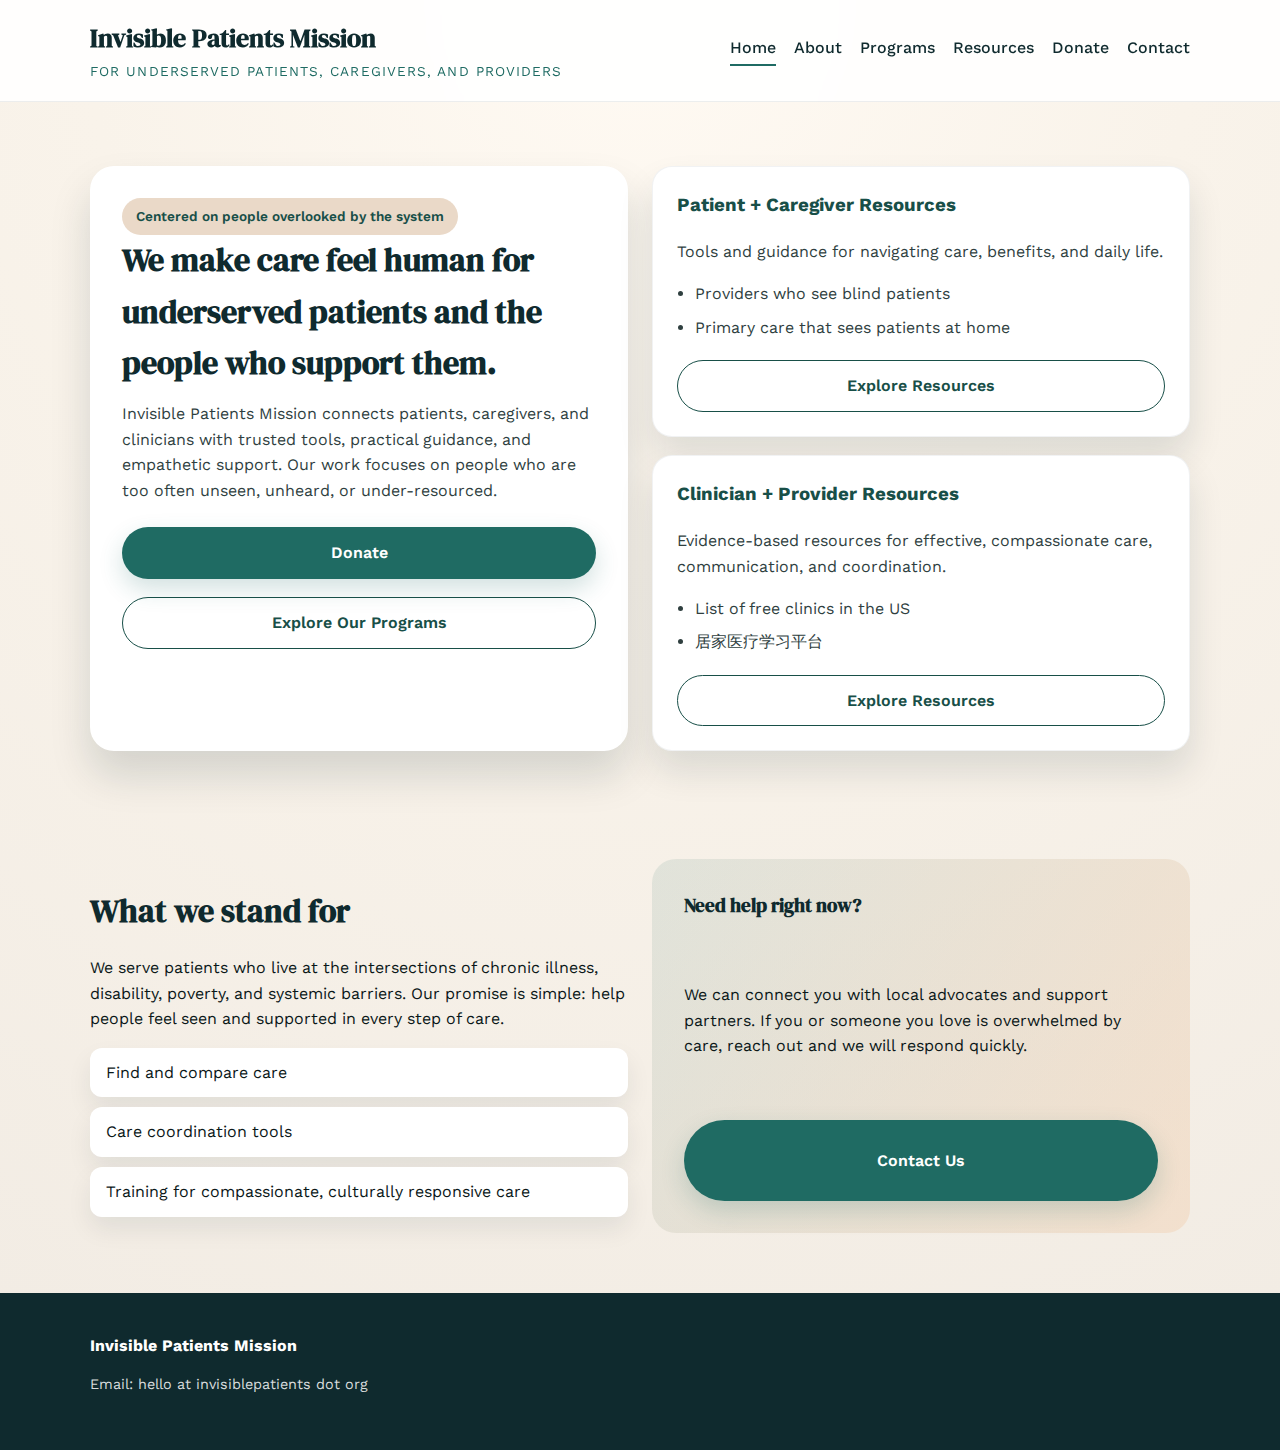
<file: index.html>
<!DOCTYPE html>
<html lang="en">
  <head>
    <meta charset="UTF-8" />
    <meta name="viewport" content="width=device-width, initial-scale=1.0" />
    <title>Invisible Patients Mission</title>
    <link rel="stylesheet" href="assets/styles.css" />
  </head>
  <body>
    <header>
      <div class="container nav">
        <div class="brand">
          <a href="index.html"><strong>Invisible Patients Mission</strong></a>
          <span>For underserved patients, caregivers, and providers</span>
        </div>
        <button class="nav-toggle" type="button" aria-expanded="false" aria-controls="site-nav">
          Menu
        </button>
        <nav id="site-nav" class="nav-links">
          <a href="index.html" data-nav>Home</a>
          <a href="about.html" data-nav>About</a>
          <a href="programs.html" data-nav>Programs</a>
          <a href="resources.html" data-nav>Resources</a>
          <a href="donate.html" data-nav>Donate</a>
          <a href="contact.html" data-nav>Contact</a>
        </nav>
      </div>
    </header>

    <main>
      <section class="hero container">
        <div class="hero-card">
          <div class="badge">Centered on people overlooked by the system</div>
          <h1>We make care feel human for underserved patients and the people who support them.</h1>
          <p>
            Invisible Patients Mission connects patients, caregivers, and clinicians with trusted tools, practical
            guidance, and empathetic support. Our work focuses on people who are too often unseen, unheard, or
            under-resourced.
          </p>
          <div class="hero-rail">
            <a href="donate.html" class="button">Donate</a>
            <a href="programs.html" class="button outline">Explore Our Programs</a>
          </div>
        </div>
        <div class="hero-rail">
          <div class="card">
            <h3>Patient + Caregiver Resources</h3>
            <p>Tools and guidance for navigating care, benefits, and daily life.</p>
            <ul class="compact-list">
              <li>Providers who see blind patients</li>
              <li>Primary care that sees patients at home</li>
            </ul>
            <a href="resources.html" class="button outline">Explore Resources</a>
          </div>
          <div class="card">
            <h3>Clinician + Provider Resources</h3>
            <p>Evidence-based resources for effective, compassionate care, communication, and coordination.</p>
            <ul class="compact-list">
              <li>List of free clinics in the US</li>
              <li><a href="https://mp.weixin.qq.com/s/dxCf3QqoWGXf7Cjadypxjw">居家医疗学习平台</a></li>
            </ul>
            <a href="resources.html" class="button outline">Explore Resources</a>
          </div>
        </div>
      </section>

      <section class="section">
        <div class="container split">
          <div>
            <h2>What we stand for</h2>
            <p>
              We serve patients who live at the intersections of chronic illness, disability, poverty, and systemic
              barriers. Our promise is simple: help people feel seen and supported in every step of care.
            </p>
            <ul class="list">
              <li>Find and compare care</li>
              <li>Care coordination tools</li>
              <li>Training for compassionate, culturally responsive care</li>
            </ul>
          </div>
          <div class="callout">
            <h3>Need help right now?</h3>
            <p>
              We can connect you with local advocates and support partners. If you or someone you love is overwhelmed by
              care, reach out and we will respond quickly.
            </p>
            <a href="contact.html" class="button">Contact Us</a>
          </div>
        </div>
      </section>

    </main>

    <footer>
      <div class="container split">
        <div>
          <strong>Invisible Patients Mission</strong>
          <p class="small">Email: hello at invisiblepatients dot org</p>
        </div>
      </div>
    </footer>

    <script src="assets/app.js"></script>
  </body>
</html>
</file>
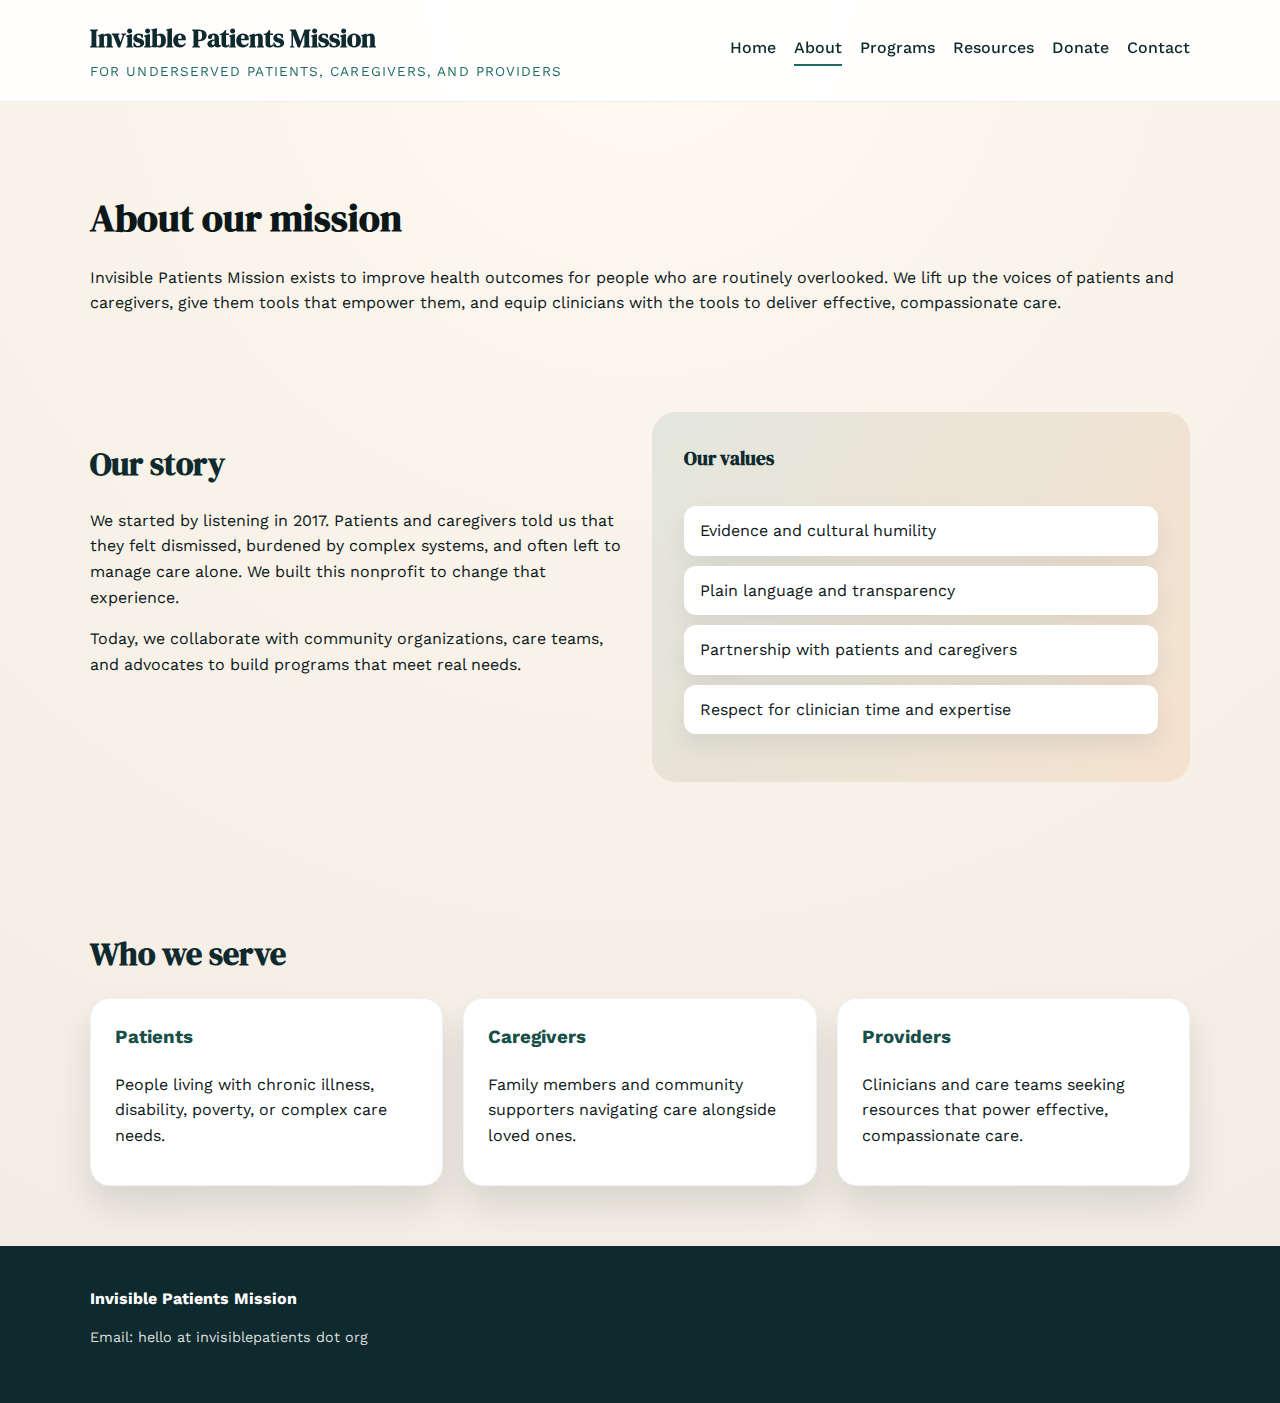
<file: about.html>
<!DOCTYPE html>
<html lang="en">
  <head>
    <meta charset="UTF-8" />
    <meta name="viewport" content="width=device-width, initial-scale=1.0" />
    <title>About | Invisible Patients Mission</title>
    <link rel="stylesheet" href="assets/styles.css" />
  </head>
  <body>
    <header>
      <div class="container nav">
        <div class="brand">
          <a href="index.html"><strong>Invisible Patients Mission</strong></a>
          <span>For underserved patients, caregivers, and providers</span>
        </div>
        <button class="nav-toggle" type="button" aria-expanded="false" aria-controls="site-nav">
          Menu
        </button>
        <nav id="site-nav" class="nav-links">
          <a href="index.html" data-nav>Home</a>
          <a href="about.html" data-nav>About</a>
          <a href="programs.html" data-nav>Programs</a>
          <a href="resources.html" data-nav>Resources</a>
          <a href="donate.html" data-nav>Donate</a>
          <a href="contact.html" data-nav>Contact</a>
        </nav>
      </div>
    </header>

    <main>
      <section class="page-hero container">
        <h1>About our mission</h1>
        <p>
          Invisible Patients Mission exists to improve health outcomes for people who are routinely overlooked. We lift
          up the voices of patients and caregivers, give them tools that empower them, and equip clinicians with the
          tools to deliver effective, compassionate care.
        </p>
      </section>

      <section class="section">
        <div class="container split">
          <div>
            <h2>Our story</h2>
            <p>
              We started by listening in 2017. Patients and caregivers told us that they felt dismissed, burdened by
              complex systems, and often left to manage care alone. We built this nonprofit to change that experience.
            </p>
            <p>
              Today, we collaborate with community organizations, care teams, and advocates to build programs that meet
              real needs.
            </p>
          </div>
          <div class="callout">
            <h3>Our values</h3>
            <ul class="list">
              <li>Evidence and cultural humility</li>
              <li>Plain language and transparency</li>
              <li>Partnership with patients and caregivers</li>
              <li>Respect for clinician time and expertise</li>
            </ul>
          </div>
        </div>
      </section>

      <section class="section">
        <div class="container">
          <h2>Who we serve</h2>
          <div class="card-grid">
            <div class="card">
              <h3>Patients</h3>
              <p>People living with chronic illness, disability, poverty, or complex care needs.</p>
            </div>
            <div class="card">
              <h3>Caregivers</h3>
              <p>Family members and community supporters navigating care alongside loved ones.</p>
            </div>
            <div class="card">
              <h3>Providers</h3>
              <p>Clinicians and care teams seeking resources that power effective, compassionate care.</p>
            </div>
          </div>
        </div>
      </section>
    </main>

    <footer>
      <div class="container split">
        <div>
          <strong>Invisible Patients Mission</strong>
          <p class="small">Email: hello at invisiblepatients dot org</p>
        </div>
      </div>
    </footer>

    <script src="assets/app.js"></script>
  </body>
</html>
</file>
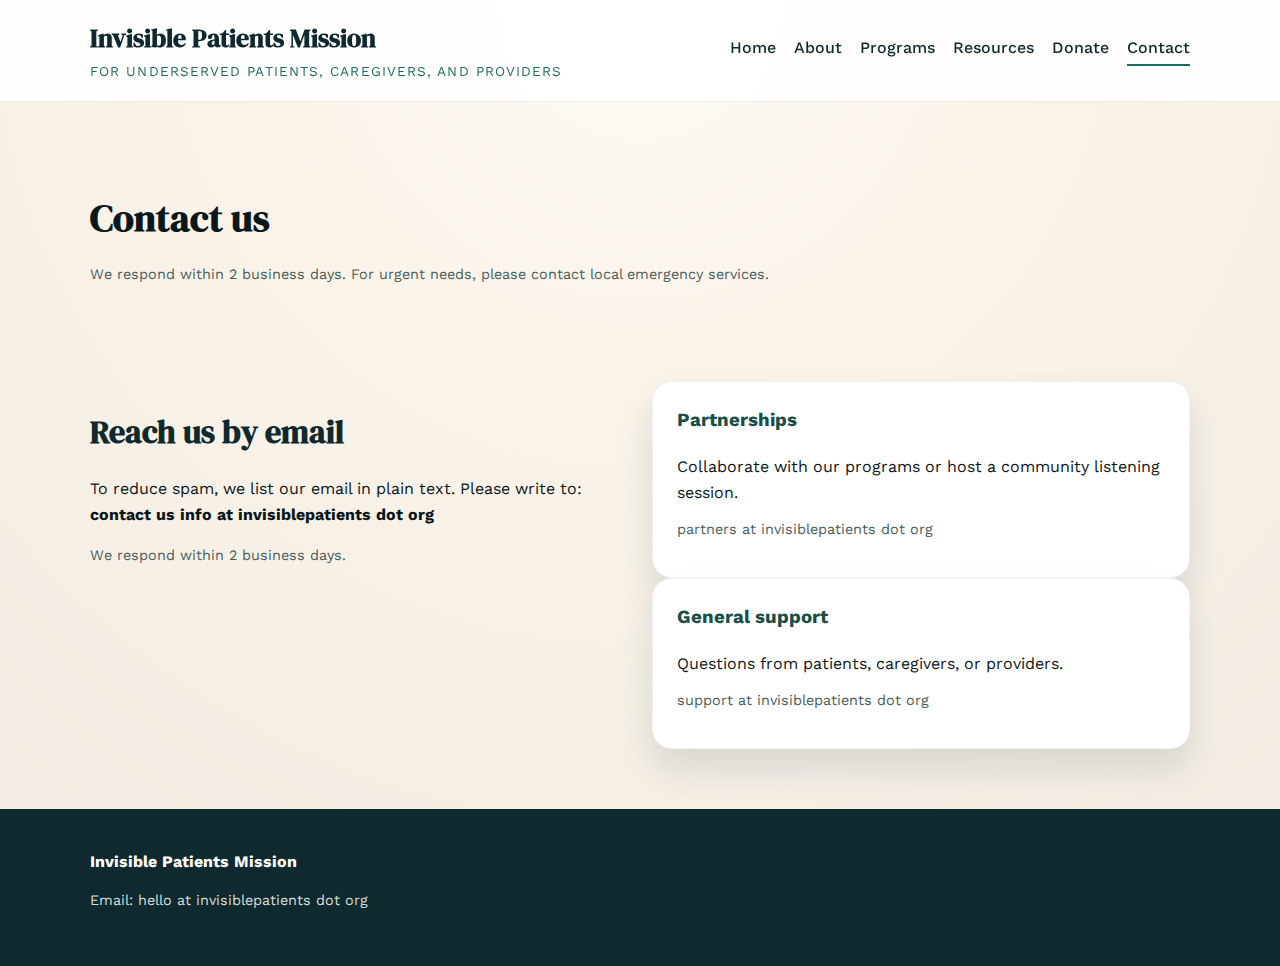
<file: contact.html>
<!DOCTYPE html>
<html lang="en">
  <head>
    <meta charset="UTF-8" />
    <meta name="viewport" content="width=device-width, initial-scale=1.0" />
    <title>Contact | Invisible Patients Mission</title>
    <link rel="stylesheet" href="assets/styles.css" />
  </head>
  <body>
    <header>
      <div class="container nav">
        <div class="brand">
          <a href="index.html"><strong>Invisible Patients Mission</strong></a>
          <span>For underserved patients, caregivers, and providers</span>
        </div>
        <button class="nav-toggle" type="button" aria-expanded="false" aria-controls="site-nav">
          Menu
        </button>
        <nav id="site-nav" class="nav-links">
          <a href="index.html" data-nav>Home</a>
          <a href="about.html" data-nav>About</a>
          <a href="programs.html" data-nav>Programs</a>
          <a href="resources.html" data-nav>Resources</a>
          <a href="donate.html" data-nav>Donate</a>
          <a href="contact.html" data-nav>Contact</a>
        </nav>
      </div>
    </header>

    <main>
      <section class="page-hero container">
        <h1>Contact us</h1>
        <p class="small">We respond within 2 business days. For urgent needs, please contact local emergency services.</p>
      </section>

      <section class="section">
        <div class="container split">
          <div>
            <h2>Reach us by email</h2>
            <p>
              To reduce spam, we list our email in plain text. Please write to:
              <strong>contact us info at invisiblepatients dot org</strong>
            </p>
            <p class="small">We respond within 2 business days.</p>
          </div>
          <div>
            <div class="card">
              <h3>Partnerships</h3>
              <p>Collaborate with our programs or host a community listening session.</p>
              <p class="small">partners at invisiblepatients dot org</p>
            </div>
            <div class="card">
              <h3>General support</h3>
              <p>Questions from patients, caregivers, or providers.</p>
              <p class="small">support at invisiblepatients dot org</p>
            </div>
          </div>
        </div>
      </section>
    </main>

    <footer>
      <div class="container split">
        <div>
          <strong>Invisible Patients Mission</strong>
          <p class="small">Email: hello at invisiblepatients dot org</p>
        </div>
      </div>
    </footer>

    <script src="assets/app.js"></script>
  </body>
</html>
</file>
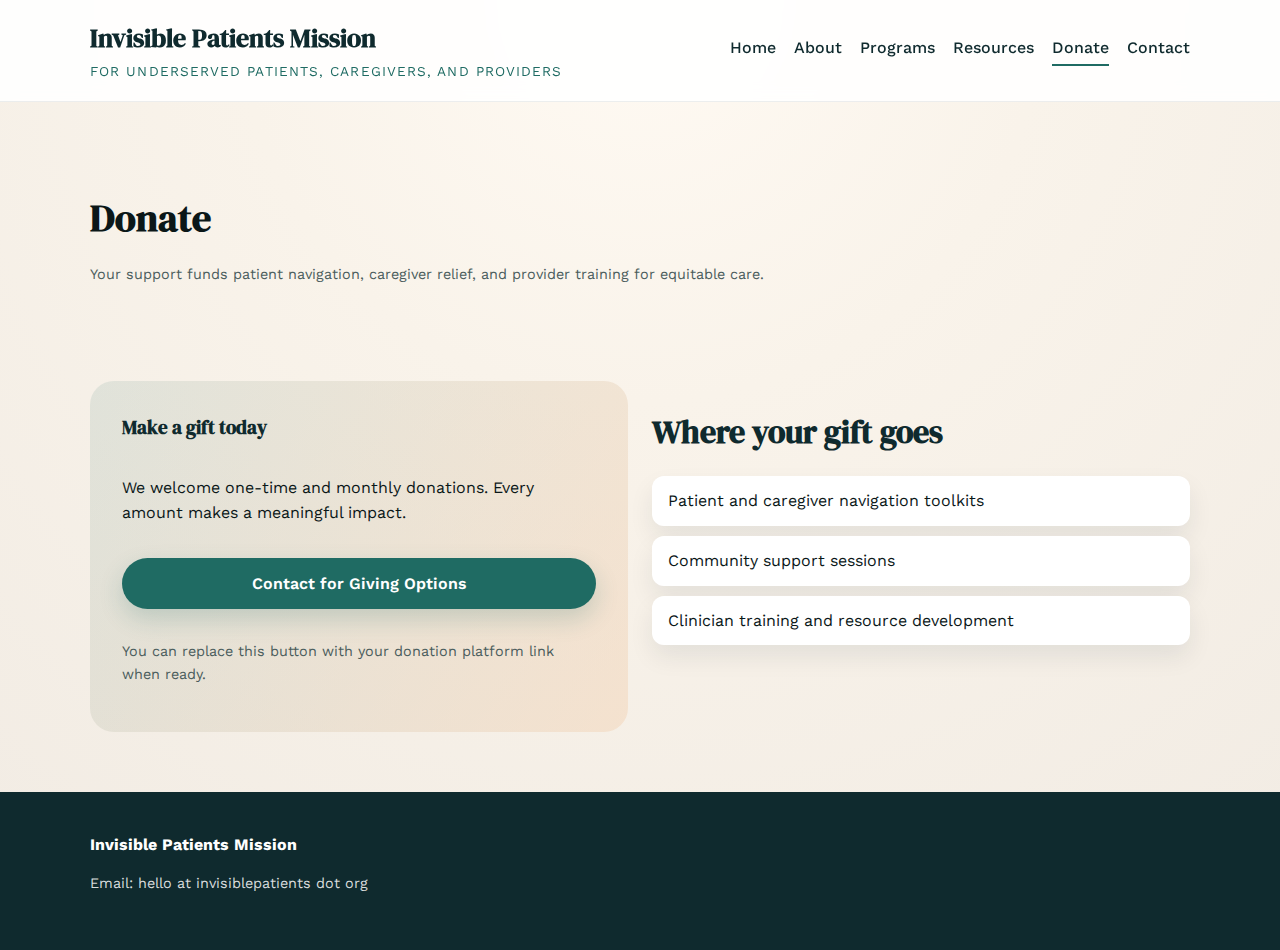
<file: donate.html>
<!DOCTYPE html>
<html lang="en">
  <head>
    <meta charset="UTF-8" />
    <meta name="viewport" content="width=device-width, initial-scale=1.0" />
    <title>Donate | Invisible Patients Mission</title>
    <link rel="stylesheet" href="assets/styles.css" />
  </head>
  <body>
    <header>
      <div class="container nav">
        <div class="brand">
          <a href="index.html"><strong>Invisible Patients Mission</strong></a>
          <span>For underserved patients, caregivers, and providers</span>
        </div>
        <button class="nav-toggle" type="button" aria-expanded="false" aria-controls="site-nav">
          Menu
        </button>
        <nav id="site-nav" class="nav-links">
          <a href="index.html" data-nav>Home</a>
          <a href="about.html" data-nav>About</a>
          <a href="programs.html" data-nav>Programs</a>
          <a href="resources.html" data-nav>Resources</a>
          <a href="donate.html" data-nav>Donate</a>
          <a href="contact.html" data-nav>Contact</a>
        </nav>
      </div>
    </header>

    <main>
      <section class="page-hero container">
        <h1>Donate</h1>
        <p class="small">
          Your support funds patient navigation, caregiver relief, and provider training for equitable care.
        </p>
      </section>

      <section class="section">
        <div class="container split">
          <div class="callout">
            <h3>Make a gift today</h3>
            <p>We welcome one-time and monthly donations. Every amount makes a meaningful impact.</p>
            <a href="contact.html" class="button">Contact for Giving Options</a>
            <p class="small">You can replace this button with your donation platform link when ready.</p>
          </div>
          <div>
            <h2>Where your gift goes</h2>
            <ul class="list">
              <li>Patient and caregiver navigation toolkits</li>
              <li>Community support sessions</li>
              <li>Clinician training and resource development</li>
            </ul>
          </div>
        </div>
      </section>
    </main>

    <footer>
      <div class="container split">
        <div>
          <strong>Invisible Patients Mission</strong>
          <p class="small">Email: hello at invisiblepatients dot org</p>
        </div>
      </div>
    </footer>

    <script src="assets/app.js"></script>
  </body>
</html>
</file>
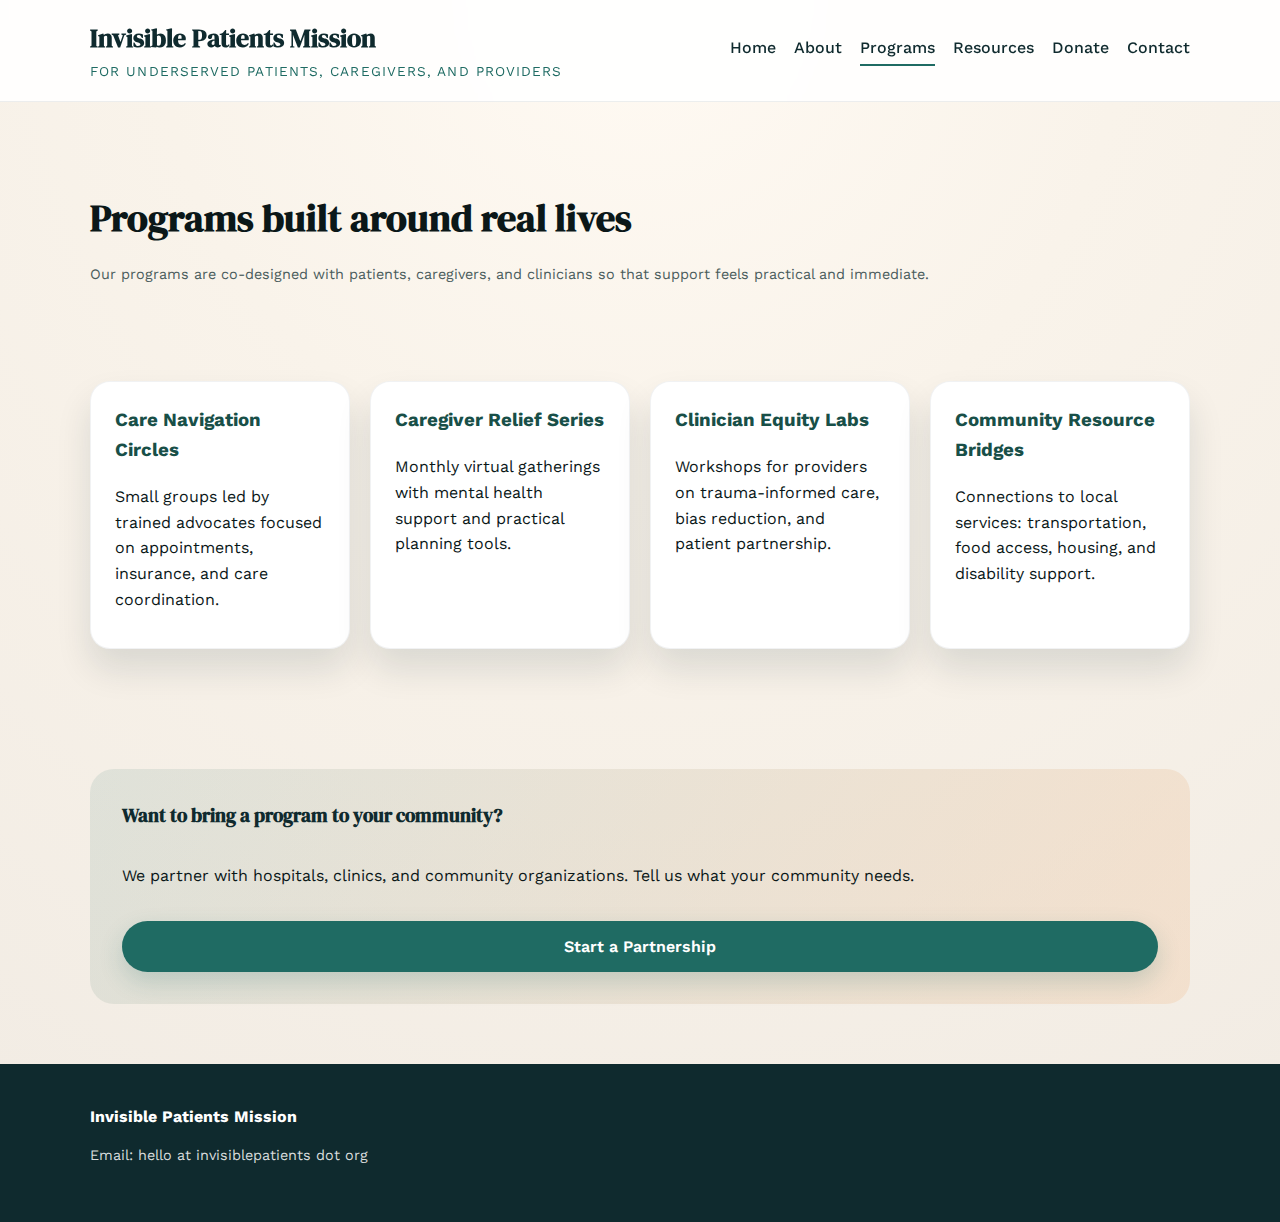
<file: programs.html>
<!DOCTYPE html>
<html lang="en">
  <head>
    <meta charset="UTF-8" />
    <meta name="viewport" content="width=device-width, initial-scale=1.0" />
    <title>Programs | Invisible Patients Mission</title>
    <link rel="stylesheet" href="assets/styles.css" />
  </head>
  <body>
    <header>
      <div class="container nav">
        <div class="brand">
          <a href="index.html"><strong>Invisible Patients Mission</strong></a>
          <span>For underserved patients, caregivers, and providers</span>
        </div>
        <button class="nav-toggle" type="button" aria-expanded="false" aria-controls="site-nav">
          Menu
        </button>
        <nav id="site-nav" class="nav-links">
          <a href="index.html" data-nav>Home</a>
          <a href="about.html" data-nav>About</a>
          <a href="programs.html" data-nav>Programs</a>
          <a href="resources.html" data-nav>Resources</a>
          <a href="donate.html" data-nav>Donate</a>
          <a href="contact.html" data-nav>Contact</a>
        </nav>
      </div>
    </header>

    <main>
      <section class="page-hero container">
        <h1>Programs built around real lives</h1>
        <p class="small">
          Our programs are co-designed with patients, caregivers, and clinicians so that support feels practical and
          immediate.
        </p>
      </section>

      <section class="section">
        <div class="container card-grid">
          <div class="card">
            <h3>Care Navigation Circles</h3>
            <p>Small groups led by trained advocates focused on appointments, insurance, and care coordination.</p>
          </div>
          <div class="card">
            <h3>Caregiver Relief Series</h3>
            <p>Monthly virtual gatherings with mental health support and practical planning tools.</p>
          </div>
          <div class="card">
            <h3>Clinician Equity Labs</h3>
            <p>Workshops for providers on trauma-informed care, bias reduction, and patient partnership.</p>
          </div>
          <div class="card">
            <h3>Community Resource Bridges</h3>
            <p>Connections to local services: transportation, food access, housing, and disability support.</p>
          </div>
        </div>
      </section>

      <section class="section">
        <div class="container callout">
          <h3>Want to bring a program to your community?</h3>
          <p>We partner with hospitals, clinics, and community organizations. Tell us what your community needs.</p>
          <a href="contact.html" class="button">Start a Partnership</a>
        </div>
      </section>
    </main>

    <footer>
      <div class="container split">
        <div>
          <strong>Invisible Patients Mission</strong>
          <p class="small">Email: hello at invisiblepatients dot org</p>
        </div>
      </div>
    </footer>

    <script src="assets/app.js"></script>
  </body>
</html>
</file>
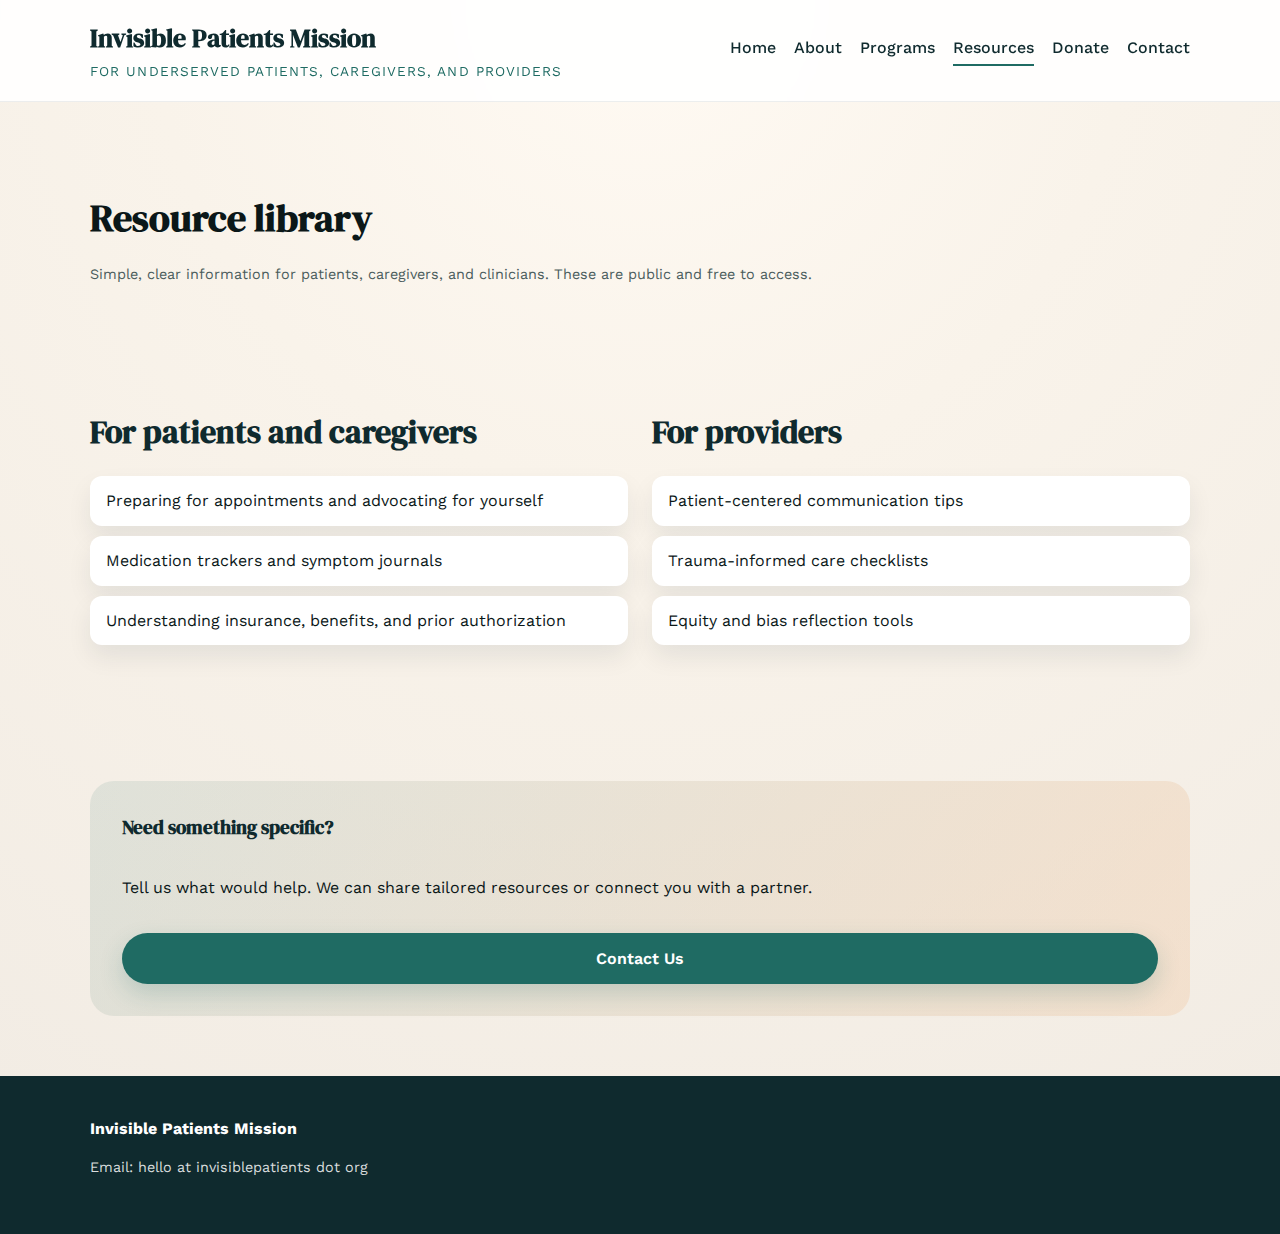
<file: resources.html>
<!DOCTYPE html>
<html lang="en">
  <head>
    <meta charset="UTF-8" />
    <meta name="viewport" content="width=device-width, initial-scale=1.0" />
    <title>Resources | Invisible Patients Mission</title>
    <link rel="stylesheet" href="assets/styles.css" />
  </head>
  <body>
    <header>
      <div class="container nav">
        <div class="brand">
          <a href="index.html"><strong>Invisible Patients Mission</strong></a>
          <span>For underserved patients, caregivers, and providers</span>
        </div>
        <button class="nav-toggle" type="button" aria-expanded="false" aria-controls="site-nav">
          Menu
        </button>
        <nav id="site-nav" class="nav-links">
          <a href="index.html" data-nav>Home</a>
          <a href="about.html" data-nav>About</a>
          <a href="programs.html" data-nav>Programs</a>
          <a href="resources.html" data-nav>Resources</a>
          <a href="donate.html" data-nav>Donate</a>
          <a href="contact.html" data-nav>Contact</a>
        </nav>
      </div>
    </header>

    <main>
      <section class="page-hero container">
        <h1>Resource library</h1>
        <p class="small">
          Simple, clear information for patients, caregivers, and clinicians. These are public and free to access.
        </p>
      </section>

      <section class="section">
        <div class="container split">
          <div>
            <h2>For patients and caregivers</h2>
            <ul class="list">
              <li>Preparing for appointments and advocating for yourself</li>
              <li>Medication trackers and symptom journals</li>
              <li>Understanding insurance, benefits, and prior authorization</li>
            </ul>
          </div>
          <div>
            <h2>For providers</h2>
            <ul class="list">
              <li>Patient-centered communication tips</li>
              <li>Trauma-informed care checklists</li>
              <li>Equity and bias reflection tools</li>
            </ul>
          </div>
        </div>
      </section>

      <section class="section">
        <div class="container callout">
          <h3>Need something specific?</h3>
          <p>Tell us what would help. We can share tailored resources or connect you with a partner.</p>
          <a href="contact.html" class="button">Contact Us</a>
        </div>
      </section>
    </main>

    <footer>
      <div class="container split">
        <div>
          <strong>Invisible Patients Mission</strong>
          <p class="small">Email: hello at invisiblepatients dot org</p>
        </div>
      </div>
    </footer>

    <script src="assets/app.js"></script>
  </body>
</html>
</file>
<file: assets/styles.css>
@import url('https://fonts.googleapis.com/css2?family=DM+Serif+Display&family=Work+Sans:wght@300;400;500;600;700&display=swap');

:root {
  --cream: #f9f3ea;
  --stone: #f1ebe3;
  --deep: #0f2a2e;
  --teal: #1f6b63;
  --teal-dark: #184f48;
  --peach: #f2c7a1;
  --sand: #ead9c8;
  --ink: #0b1718;
  --white: #ffffff;
  --shadow: 0 24px 40px rgba(15, 42, 46, 0.15);
}

* {
  box-sizing: border-box;
}

body {
  margin: 0;
  font-family: 'Work Sans', sans-serif;
  color: var(--ink);
  background: radial-gradient(circle at top, #fffaf3 0%, var(--cream) 35%, var(--stone) 100%);
  line-height: 1.6;
}

a {
  color: inherit;
  text-decoration: none;
}

header {
  background: rgba(255, 255, 255, 0.88);
  backdrop-filter: blur(8px);
  -webkit-backdrop-filter: blur(8px);
  border-bottom: 1px solid rgba(15, 42, 46, 0.08);
  position: sticky;
  top: 0;
  z-index: 10;
}

.container {
  width: min(1100px, 92vw);
  margin: 0 auto;
}

.nav {
  display: flex;
  align-items: center;
  justify-content: space-between;
  padding: 18px 0;
  gap: 18px;
  flex-wrap: wrap;
}

.brand {
  display: flex;
  flex-direction: column;
  gap: 2px;
}

.brand strong {
  font-family: 'DM Serif Display', serif;
  font-size: 1.6rem;
  color: var(--deep);
}

.brand span {
  font-size: 0.85rem;
  letter-spacing: 0.08em;
  text-transform: uppercase;
  color: var(--teal);
}

.nav-links {
  display: flex;
  gap: 18px;
  flex-wrap: wrap;
  align-items: center;
}

.nav-toggle {
  display: none;
  border: 1px solid rgba(15, 42, 46, 0.18);
  background: var(--white);
  color: var(--deep);
  border-radius: 999px;
  padding: 8px 16px;
  font-weight: 600;
  cursor: pointer;
  position: relative;
  z-index: 2;
  touch-action: manipulation;
}

.nav-links a {
  font-weight: 500;
  color: var(--deep);
  padding-bottom: 4px;
  border-bottom: 2px solid transparent;
}

.nav-links a.active,
.nav-links a:hover {
  border-bottom-color: var(--teal);
}

.button {
  display: inline-flex;
  align-items: center;
  justify-content: center;
  padding: 12px 22px;
  border-radius: 999px;
  background: var(--teal);
  color: var(--white);
  font-weight: 600;
  border: 1px solid transparent;
  transition: all 0.2s ease;
  box-shadow: 0 10px 25px rgba(31, 107, 99, 0.2);
}

.button:hover {
  background: var(--teal-dark);
  transform: translateY(-1px);
}

.button.outline {
  background: transparent;
  color: var(--teal-dark);
  border-color: var(--teal-dark);
  box-shadow: none;
}

.hero {
  padding: 64px 0 48px;
  display: grid;
  gap: 24px;
  grid-template-columns: repeat(auto-fit, minmax(260px, 1fr));
  align-items: stretch;
}

.hero-card {
  background: var(--white);
  border-radius: 24px;
  padding: 32px;
  box-shadow: var(--shadow);
  height: 100%;
}

.hero h1 {
  font-family: 'DM Serif Display', serif;
  font-size: 2rem;
  margin: 0 0 12px;
  color: var(--deep);
}

.hero p {
  margin: 0 0 24px;
  color: #2f3f3f;
}

.hero-rail {
  display: flex;
  flex-direction: column;
  gap: 18px;
  height: 100%;
}

.badge {
  display: inline-flex;
  align-items: center;
  gap: 10px;
  background: var(--sand);
  padding: 8px 14px;
  border-radius: 999px;
  font-size: 0.85rem;
  color: var(--teal-dark);
  font-weight: 600;
}

.section {
  padding: 60px 0;
}

.section h2 {
  font-family: 'DM Serif Display', serif;
  font-size: 2rem;
  margin-bottom: 18px;
  color: var(--deep);
}

.card-grid {
  display: grid;
  gap: 20px;
  grid-template-columns: repeat(auto-fit, minmax(220px, 1fr));
}

.card {
  background: var(--white);
  border-radius: 20px;
  padding: 24px;
  box-shadow: 0 20px 35px rgba(15, 42, 46, 0.12);
  border: 1px solid rgba(15, 42, 46, 0.06);
  display: flex;
  flex-direction: column;
}

.card h3 {
  margin-top: 0;
  color: var(--teal-dark);
}

.card p {
  margin: 0 0 12px;
}

.callout {
  background: linear-gradient(120deg, rgba(31, 107, 99, 0.1), rgba(242, 199, 161, 0.35));
  border-radius: 24px;
  padding: 32px;
  display: grid;
  gap: 16px;
}

.callout h3 {
  margin: 0;
  font-family: 'DM Serif Display', serif;
  color: var(--deep);
}

.split {
  display: grid;
  gap: 24px;
  grid-template-columns: repeat(auto-fit, minmax(260px, 1fr));
}

footer {
  background: var(--deep);
  color: var(--white);
  padding: 40px 0;
}

footer a {
  color: var(--peach);
}

.footer .small,
footer .small {
  color: rgba(255, 255, 255, 0.85);
}

.small {
  font-size: 0.9rem;
  color: #4a5c5c;
}

form {
  display: grid;
  gap: 16px;
}

input, textarea {
  font-family: inherit;
  padding: 12px 16px;
  border-radius: 12px;
  border: 1px solid rgba(15, 42, 46, 0.2);
  background: var(--white);
}

.notice {
  border-left: 4px solid var(--teal);
  background: rgba(31, 107, 99, 0.08);
  padding: 16px 20px;
  border-radius: 12px;
}

.page-hero {
  padding: 60px 0 20px;
}

.page-hero h1 {
  font-family: 'DM Serif Display', serif;
  font-size: 2.4rem;
  margin-bottom: 12px;
}

.list {
  display: grid;
  gap: 10px;
  padding-left: 0;
}

.list li {
  list-style: none;
  padding: 12px 16px;
  background: var(--white);
  border-radius: 12px;
  box-shadow: 0 12px 24px rgba(15, 42, 46, 0.08);
}

.compact-list {
  margin: 4px 0 12px;
  padding-left: 18px;
  color: #2f3f3f;
}

.compact-list li {
  margin-bottom: 8px;
}

@media (max-width: 700px) {
  .nav {
    flex-direction: column;
    align-items: flex-start;
  }

  .nav-links {
    width: 100%;
    flex-direction: column;
    align-items: flex-start;
    display: none;
    padding-top: 6px;
    gap: 8px;
    position: relative;
    z-index: 1;
  }

  .nav-links a {
    width: 100%;
    padding: 4px 0;
  }

  .nav-links .button {
    width: 100%;
    justify-content: center;
  }

  .nav-links.is-open {
    display: flex;
  }

  .nav-toggle {
    display: inline-flex;
    align-items: center;
    gap: 8px;
  }

  header {
    backdrop-filter: none;
    -webkit-backdrop-filter: none;
    background: rgba(255, 255, 255, 0.98);
    position: static;
  }

  .hero {
    padding: 48px 0 36px;
  }

  .hero h1 {
    font-size: 1.85rem;
  }

  .section h2 {
    font-size: 1.85rem;
  }

  .hero-card {
    padding: 24px;
  }

  .section {
    padding: 48px 0;
  }

  .card {
    padding: 20px;
  }

  .card-grid,
  .split,
  .hero-rail {
    grid-template-columns: 1fr;
  }
}

@media (max-width: 480px) {
  .brand strong {
    font-size: 1.4rem;
  }

  .hero h1 {
    font-size: 1.75rem;
  }

  .page-hero h1 {
    font-size: 2rem;
  }
}
</file>
